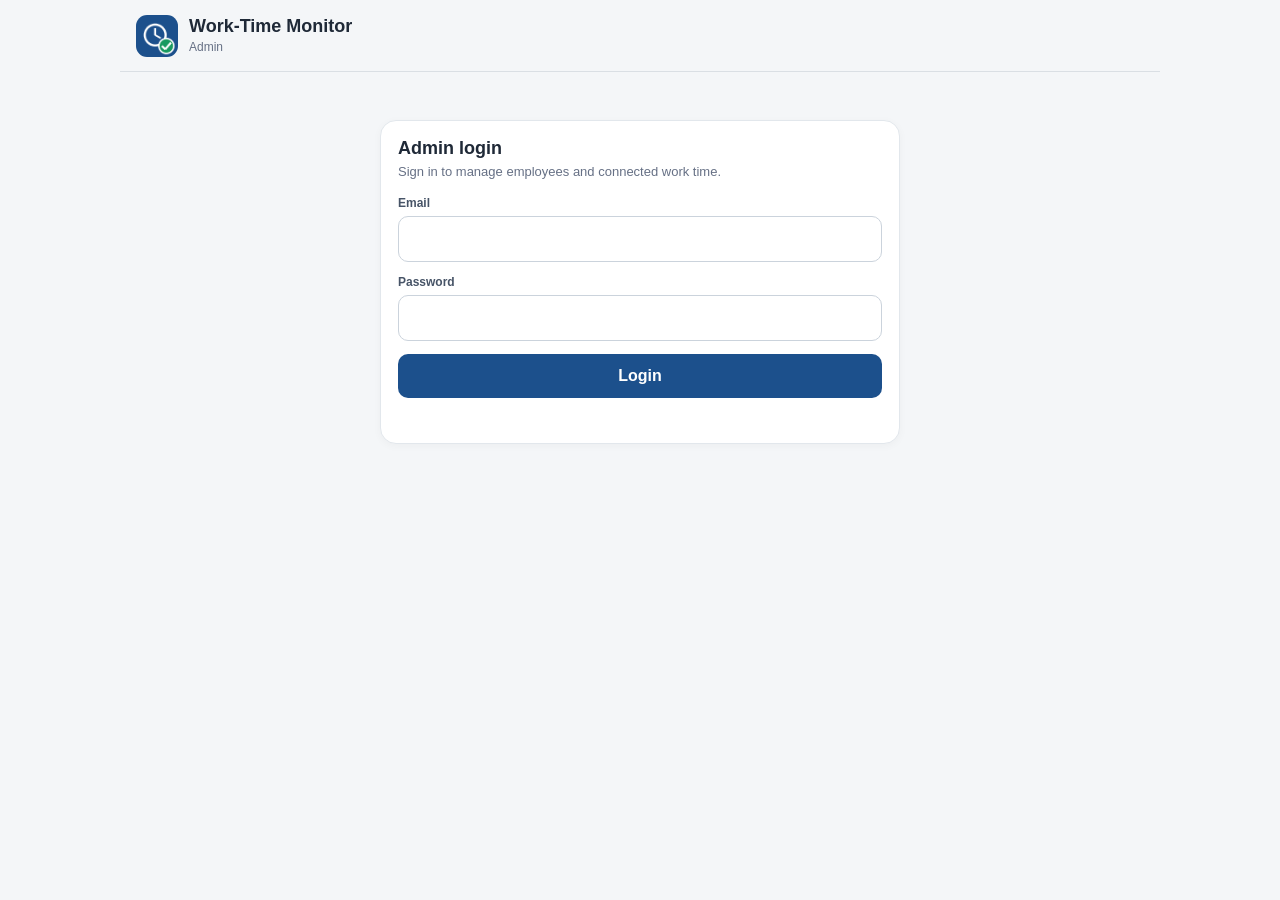
<file: index.html>
<!doctype html>
<html lang="en">
<head>
  <meta charset="utf-8">
  <meta name="viewport" content="width=device-width,initial-scale=1,viewport-fit=cover">
  <meta name="theme-color" content="#1c508c">
  <meta name="apple-mobile-web-app-capable" content="yes">
  <meta name="apple-mobile-web-app-status-bar-style" content="default">
  <meta name="apple-mobile-web-app-title" content="Work-Time Admin">
  <title>Work-Time Monitor Admin</title>

  <link rel="manifest" href="manifest.webmanifest">
  <link rel="apple-touch-icon" href="icons/icon-180.png">
  <link rel="icon" href="icons/icon-192.png">
  <link rel="stylesheet" href="styles.css">
</head>
<body>
  <div class="appShell">
    <header class="topbar">
      <div class="brand">
        <img src="icons/icon-192.png" alt="" width="42" height="42">
        <div>
          <h1>Work-Time Monitor</h1>
          <p>Admin</p>
        </div>
      </div>

      <div class="headerActions hidden" id="headerActions">
        <button id="refreshBtn" class="iconBtn" title="Refresh" aria-label="Refresh">↻</button>
        <button id="logoutBtn" class="secondary compact">Logout</button>
      </div>
    </header>

    <main>
      <section id="loginSection" class="panel loginPanel">
        <div class="panelTitle">
          <h2>Admin login</h2>
          <p>Sign in to manage employees and connected work time.</p>
        </div>

        <label>
          <span>Email</span>
          <input id="email" type="email" autocomplete="username" inputmode="email">
        </label>

        <label>
          <span>Password</span>
          <input id="password" type="password" autocomplete="current-password">
        </label>

        <button id="loginBtn" class="primary full">Login</button>
        <div id="loginMessage" class="message"></div>
      </section>

      <div id="adminApp" class="hidden">
        <section class="iosTip" id="iosTip">
          <strong>iPhone shortcut</strong>
          <span>In Safari: Share → Add to Home Screen.</span>
          <button id="dismissTip" class="textBtn">Hide</button>
        </section>

        <section class="summaryGrid">
          <article class="summaryCard">
            <span>Employees</span>
            <strong id="employeeCount">0</strong>
          </article>
          <article class="summaryCard">
            <span>Connected now</span>
            <strong id="connectedCount">0</strong>
          </article>
          <article class="summaryCard">
            <span>Total connected today</span>
            <strong id="teamToday">0h 0m</strong>
          </article>
          <article class="summaryCard interpretingSummary">
            <span>Interpreting today</span>
            <strong id="teamInterpretingToday">0h 0m</strong>
          </article>
          <article class="summaryCard callSummary">
            <span>Calls today</span>
            <strong id="teamCallsToday">0</strong>
          </article>
        </section>

        <section class="panel">
          <div class="panelTitle rowTitle">
            <div>
              <h2>Add employee</h2>
              <p>The name you enter is the name shown in this dashboard.</p>
            </div>
          </div>

          <div class="createRow">
            <input id="deviceLabel" type="text" placeholder="Example: Angie" autocomplete="off">
            <button id="createDeviceBtn" class="primary">Create code</button>
          </div>

          <div id="activationBox" class="activationBox hidden">
            <div>
              <span class="eyebrow">Activation code</span>
              <strong id="activationEmployee"></strong>
              <code id="activationCode"></code>
              <p>Single use. Enter it only on the employee's computer.</p>
            </div>
            <button id="copyCodeBtn" class="secondary">Copy</button>
          </div>
        </section>

        <section class="panel">
          <div class="panelTitle rowTitle">
            <div>
              <h2>Today</h2>
              <p>Connected = any status except OFFLINE. Interpreting = only INTERPRETING. Calls = each new transition into INTERPRETING. Daily counters reset at 12:00 AM Dominican Republic time.</p>
            </div>
            <span id="lastRefresh" class="muted small"></span>
          </div>

          <div id="employeeCards" class="employeeCards"></div>
        </section>

        <section class="panel">
          <div class="panelTitle rowTitle">
            <div>
              <h2>Date range totals</h2>
              <p>Compare total connected time with actual interpreting time.</p>
            </div>
          </div>

          <div class="rangeGrid">
            <label>
              <span>From</span>
              <input id="fromDate" type="date">
            </label>
            <label>
              <span>To</span>
              <input id="toDate" type="date">
            </label>
          </div>

          <div class="rangeActions">
            <button id="loadRangeBtn" class="primary">Load totals</button>
            <button id="exportBtn" class="secondary">Export CSV</button>
          </div>

          <div id="rangeCards" class="rangeCards"></div>
        </section>
      </div>
    </main>
  </div>

  <script src="app.js"></script>
</body>
</html>
</file>
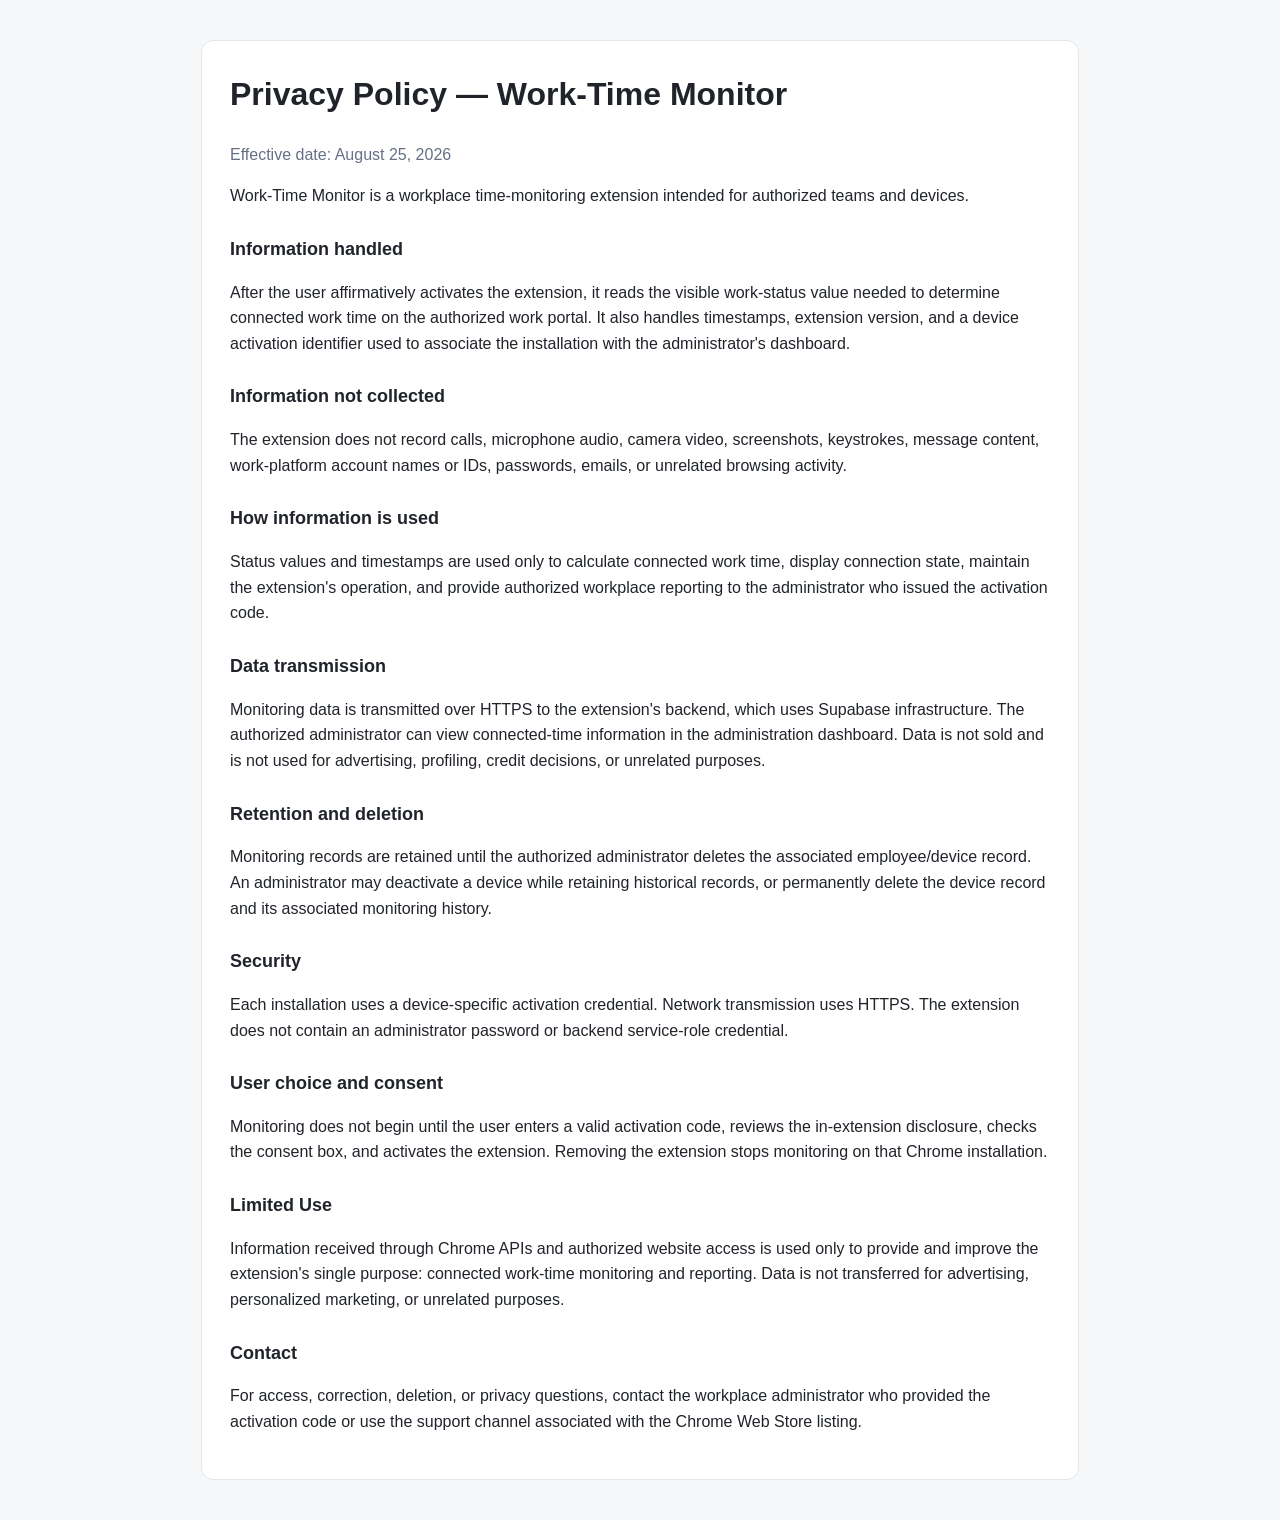
<file: privacy.html>
<!doctype html>
<html lang="en">
<head>
<meta charset="utf-8">
<meta name="viewport" content="width=device-width,initial-scale=1">
<title>Privacy Policy — Work-Time Monitor</title>
<style>
body{font-family:Arial,sans-serif;margin:0;background:#f6f7f9;color:#20242a}
main{max-width:820px;margin:40px auto;padding:28px;background:#fff;border:1px solid #e4e7ec;border-radius:12px;line-height:1.6}
h1{margin-top:0}h2{margin-top:26px;font-size:18px}.muted{color:#667085}
</style>
</head>
<body><main>
<h1>Privacy Policy — Work-Time Monitor</h1>
<p class="muted">Effective date: August 25, 2026</p>

<p>Work-Time Monitor is a workplace time-monitoring extension intended for authorized teams and devices.</p>

<h2>Information handled</h2>
<p>After the user affirmatively activates the extension, it reads the visible work-status value needed to determine connected work time on the authorized work portal. It also handles timestamps, extension version, and a device activation identifier used to associate the installation with the administrator's dashboard.</p>

<h2>Information not collected</h2>
<p>The extension does not record calls, microphone audio, camera video, screenshots, keystrokes, message content, work-platform account names or IDs, passwords, emails, or unrelated browsing activity.</p>

<h2>How information is used</h2>
<p>Status values and timestamps are used only to calculate connected work time, display connection state, maintain the extension's operation, and provide authorized workplace reporting to the administrator who issued the activation code.</p>

<h2>Data transmission</h2>
<p>Monitoring data is transmitted over HTTPS to the extension's backend, which uses Supabase infrastructure. The authorized administrator can view connected-time information in the administration dashboard. Data is not sold and is not used for advertising, profiling, credit decisions, or unrelated purposes.</p>

<h2>Retention and deletion</h2>
<p>Monitoring records are retained until the authorized administrator deletes the associated employee/device record. An administrator may deactivate a device while retaining historical records, or permanently delete the device record and its associated monitoring history.</p>

<h2>Security</h2>
<p>Each installation uses a device-specific activation credential. Network transmission uses HTTPS. The extension does not contain an administrator password or backend service-role credential.</p>

<h2>User choice and consent</h2>
<p>Monitoring does not begin until the user enters a valid activation code, reviews the in-extension disclosure, checks the consent box, and activates the extension. Removing the extension stops monitoring on that Chrome installation.</p>

<h2>Limited Use</h2>
<p>Information received through Chrome APIs and authorized website access is used only to provide and improve the extension's single purpose: connected work-time monitoring and reporting. Data is not transferred for advertising, personalized marketing, or unrelated purposes.</p>

<h2>Contact</h2>
<p>For access, correction, deletion, or privacy questions, contact the workplace administrator who provided the activation code or use the support channel associated with the Chrome Web Store listing.</p>
</main></body></html>
</file>
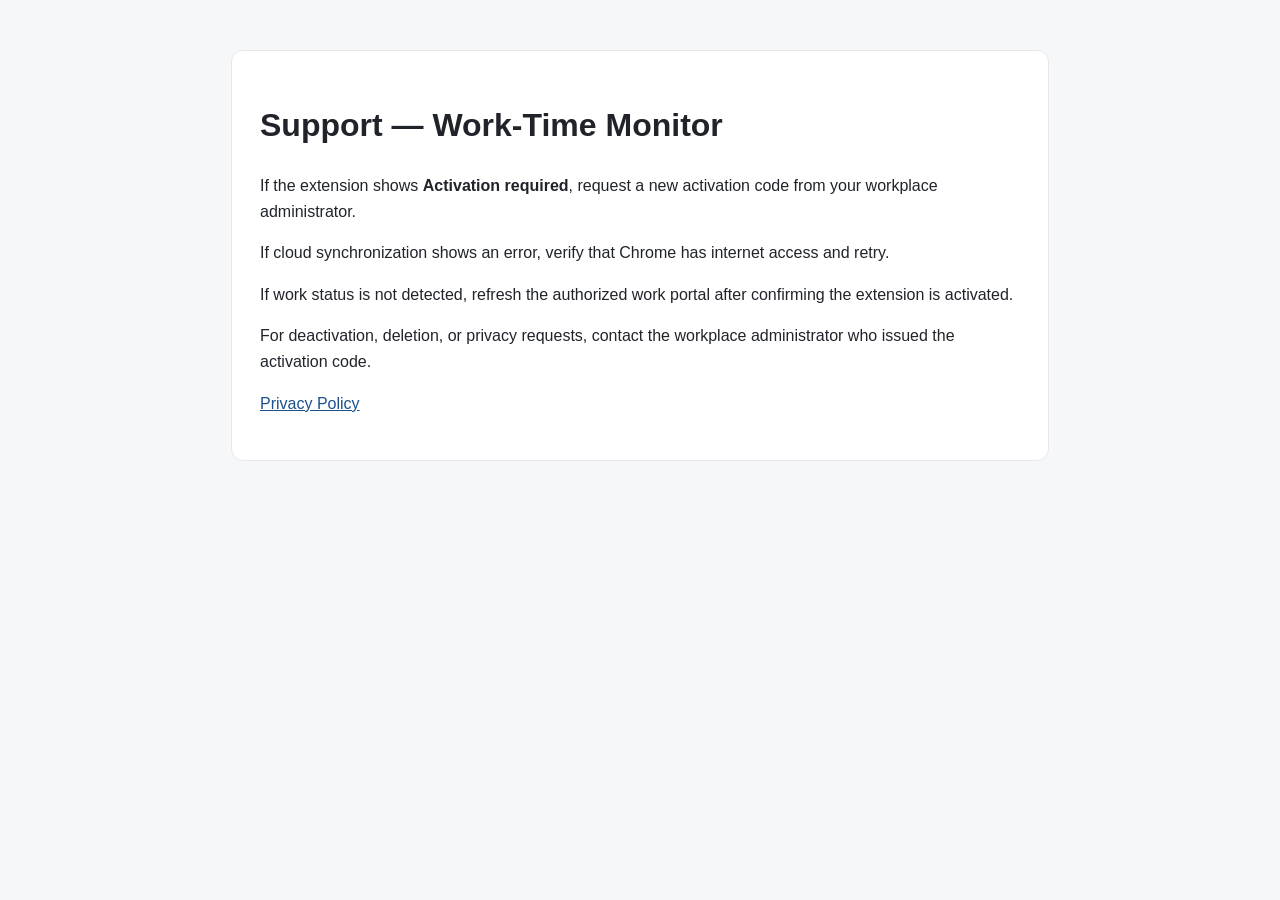
<file: support.html>
<!doctype html>
<html lang="en"><head><meta charset="utf-8"><meta name="viewport" content="width=device-width,initial-scale=1">
<title>Support — Work-Time Monitor</title>
<style>
body{font-family:Arial,sans-serif;background:#f6f7f9;margin:0;color:#20242a}
main{max-width:760px;margin:50px auto;padding:28px;background:#fff;border:1px solid #e4e7ec;border-radius:12px;line-height:1.6}
a{color:#1c508c}
</style></head><body><main>
<h1>Support — Work-Time Monitor</h1>
<p>If the extension shows <b>Activation required</b>, request a new activation code from your workplace administrator.</p>
<p>If cloud synchronization shows an error, verify that Chrome has internet access and retry.</p>
<p>If work status is not detected, refresh the authorized work portal after confirming the extension is activated.</p>
<p>For deactivation, deletion, or privacy requests, contact the workplace administrator who issued the activation code.</p>
<p><a href="privacy.html">Privacy Policy</a></p>
</main></body></html>
</file>
<file: styles.css>
:root {
  font-family: -apple-system, BlinkMacSystemFont, "Segoe UI", Arial, sans-serif;
  color: #1f2937;
  background: #f4f6f8;
  font-synthesis: none;
}

* { box-sizing: border-box; }

html, body {
  margin: 0;
  min-height: 100%;
  background: #f4f6f8;
}

body {
  padding-top: env(safe-area-inset-top);
  padding-bottom: env(safe-area-inset-bottom);
}

button, input {
  font: inherit;
}

button {
  -webkit-tap-highlight-color: transparent;
}

.appShell {
  width: min(1040px, 100%);
  margin: 0 auto;
}

.topbar {
  position: sticky;
  top: 0;
  z-index: 20;
  min-height: 72px;
  padding: 12px max(16px, env(safe-area-inset-left));
  display: flex;
  align-items: center;
  justify-content: space-between;
  gap: 12px;
  background: rgba(244,246,248,.94);
  backdrop-filter: blur(18px);
  border-bottom: 1px solid rgba(215,220,226,.9);
}

.brand {
  display: flex;
  align-items: center;
  gap: 11px;
}

.brand img {
  border-radius: 11px;
}

.brand h1 {
  margin: 0;
  font-size: 18px;
  line-height: 1.1;
}

.brand p {
  margin: 3px 0 0;
  color: #667085;
  font-size: 12px;
}

.headerActions {
  display: flex;
  align-items: center;
  gap: 7px;
}

main {
  padding: 14px 14px 50px;
}

.panel {
  margin-bottom: 14px;
  padding: 17px;
  background: white;
  border: 1px solid #e2e7ec;
  border-radius: 16px;
  box-shadow: 0 2px 9px rgba(16,24,40,.035);
}

.loginPanel {
  max-width: 520px;
  margin: 28px auto;
}

.panelTitle {
  margin-bottom: 15px;
}

.panelTitle h2 {
  margin: 0;
  font-size: 18px;
}

.panelTitle p {
  margin: 4px 0 0;
  color: #667085;
  font-size: 13px;
  line-height: 1.4;
}

.rowTitle {
  display: flex;
  align-items: flex-start;
  justify-content: space-between;
  gap: 12px;
}

label {
  display: block;
  margin-bottom: 13px;
}

label span, .eyebrow {
  display: block;
  margin-bottom: 6px;
  color: #475467;
  font-size: 12px;
  font-weight: 700;
}

input {
  width: 100%;
  min-height: 46px;
  padding: 10px 12px;
  border: 1px solid #cbd3dc;
  border-radius: 10px;
  background: #fff;
  color: #1f2937;
  outline: none;
  font-size: 16px;
}

input:focus {
  border-color: #1c508c;
  box-shadow: 0 0 0 3px rgba(28,80,140,.11);
}

button {
  min-height: 44px;
  padding: 9px 13px;
  border: 0;
  border-radius: 10px;
  cursor: pointer;
  font-weight: 700;
}

.primary {
  background: #1c508c;
  color: white;
}

.secondary {
  background: #667085;
  color: white;
}

.warning {
  background: #b54708;
  color: white;
}

.danger {
  background: #b42318;
  color: white;
}

.full {
  width: 100%;
}

.compact {
  min-height: 40px;
  padding: 8px 11px;
  font-size: 12px;
}

.iconBtn {
  width: 40px;
  min-height: 40px;
  padding: 0;
  font-size: 24px;
  line-height: 1;
  background: white;
  color: #344054;
  border: 1px solid #d7dde4;
}

.textBtn {
  min-height: auto;
  padding: 4px;
  color: #1c508c;
  background: transparent;
  font-size: 12px;
}

.message {
  margin-top: 11px;
  min-height: 17px;
  font-size: 13px;
}

.good { color: #137333; }
.bad { color: #b42318; }
.muted { color: #667085; }
.small { font-size: 11px; }
.hidden { display: none !important; }

.iosTip {
  margin-bottom: 14px;
  padding: 12px 14px;
  display: grid;
  grid-template-columns: auto 1fr auto;
  gap: 8px;
  align-items: center;
  border-radius: 13px;
  border: 1px solid #c9d8e8;
  background: #f3f8fd;
  font-size: 12px;
}

.iosTip strong {
  color: #1c508c;
}

.summaryGrid {
  display: grid;
  grid-template-columns: 1fr 1fr;
  gap: 10px;
  margin-bottom: 14px;
}

.summaryCard {
  padding: 15px;
  border: 1px solid #e2e7ec;
  border-radius: 15px;
  background: white;
}

.summaryCard.wide {
  grid-column: 1 / -1;
}

.interpretingSummary strong {
  color: #7a3e9d;
}

.summaryCard span {
  display: block;
  margin-bottom: 4px;
  color: #667085;
  font-size: 12px;
}

.summaryCard strong {
  display: block;
  font-size: 25px;
}

.createRow {
  display: grid;
  grid-template-columns: minmax(0,1fr) auto;
  gap: 9px;
}

.activationBox {
  margin-top: 13px;
  padding: 14px;
  display: flex;
  align-items: center;
  justify-content: space-between;
  gap: 12px;
  border: 1px solid #f0c36d;
  border-radius: 12px;
  background: #fff8e8;
}

.activationBox strong {
  display: block;
  margin-bottom: 4px;
}

.activationBox code {
  display: block;
  margin: 5px 0;
  font-size: 18px;
  font-weight: 800;
  letter-spacing: .055em;
  word-break: break-all;
}

.activationBox p {
  margin: 5px 0 0;
  color: #7a5b12;
  font-size: 11px;
}

.employeeCards,
.rangeCards {
  display: grid;
  gap: 10px;
}

.employeeCard {
  padding: 14px;
  border: 1px solid #e2e7ec;
  border-radius: 13px;
  background: #fff;
}

.employeeTop {
  display: flex;
  align-items: flex-start;
  justify-content: space-between;
  gap: 10px;
}

.employeeName {
  margin: 0;
  font-size: 17px;
}

.badge {
  flex-shrink: 0;
  display: inline-flex;
  align-items: center;
  padding: 5px 8px;
  border-radius: 999px;
  font-size: 10px;
  font-weight: 800;
}

.online {
  color: #137333;
  background: #e8f7ee;
}

.offline {
  color: #667085;
  background: #f2f4f7;
}

.employeeStats {
  margin: 13px 0 11px;
  display: grid;
  grid-template-columns: 1fr 1fr;
  gap: 9px;
}

.stat {
  padding: 9px 10px;
  border-radius: 10px;
  background: #f8f9fb;
}

.stat span {
  display: block;
  color: #667085;
  font-size: 10px;
}

.stat strong {
  display: block;
  margin-top: 3px;
  font-size: 13px;
}

.offlineTotalStat {
  grid-column: 1 / -1;
}

.offlineTotalStat strong {
  color: #b54708;
}

.employeeActions {
  display: flex;
  gap: 7px;
  flex-wrap: wrap;
}

.employeeActions button {
  min-height: 36px;
  padding: 7px 10px;
  font-size: 11px;
}

.emptyState {
  padding: 24px 10px;
  text-align: center;
  color: #667085;
  font-size: 13px;
}

.rangeGrid {
  display: grid;
  grid-template-columns: 1fr 1fr;
  gap: 9px;
}

.rangeActions {
  display: flex;
  gap: 8px;
  margin-bottom: 14px;
}

.rangeActions button {
  flex: 1;
}

.rangeCard {
  padding: 12px 14px;
  display: flex;
  justify-content: space-between;
  gap: 12px;
  border: 1px solid #e2e7ec;
  border-radius: 11px;
  background: #fff;
}

.rangeCard strong {
  white-space: nowrap;
}

@media (min-width: 760px) {
  main {
    padding: 20px 20px 60px;
  }

  .summaryGrid {
    grid-template-columns: repeat(4, minmax(0, 1fr));
  }

  .summaryCard.wide {
    grid-column: auto;
  }

  .employeeCards {
    grid-template-columns: repeat(2, minmax(0,1fr));
  }
}

@media (max-width: 520px) {
  .iosTip {
    grid-template-columns: 1fr auto;
  }

  .iosTip span {
    grid-column: 1 / -1;
    grid-row: 2;
  }

  .createRow {
    grid-template-columns: 1fr;
  }

  .createRow button {
    width: 100%;
  }

  .activationBox {
    align-items: stretch;
    flex-direction: column;
  }

  .activationBox button {
    width: 100%;
  }
}

.rangeCard {
  align-items: center;
}

.rangeName {
  font-weight: 700;
}

.rangeTimes {
  display: grid;
  gap: 3px;
  text-align: right;
  font-size: 12px;
}

.rangeTimes span {
  color: #667085;
}

.rangeTimes strong {
  font-size: 13px;
}

.interpretingValue {
  color: #7a3e9d;
}

.callSummary strong,.callValue{color:#0f6b78}
</file>
